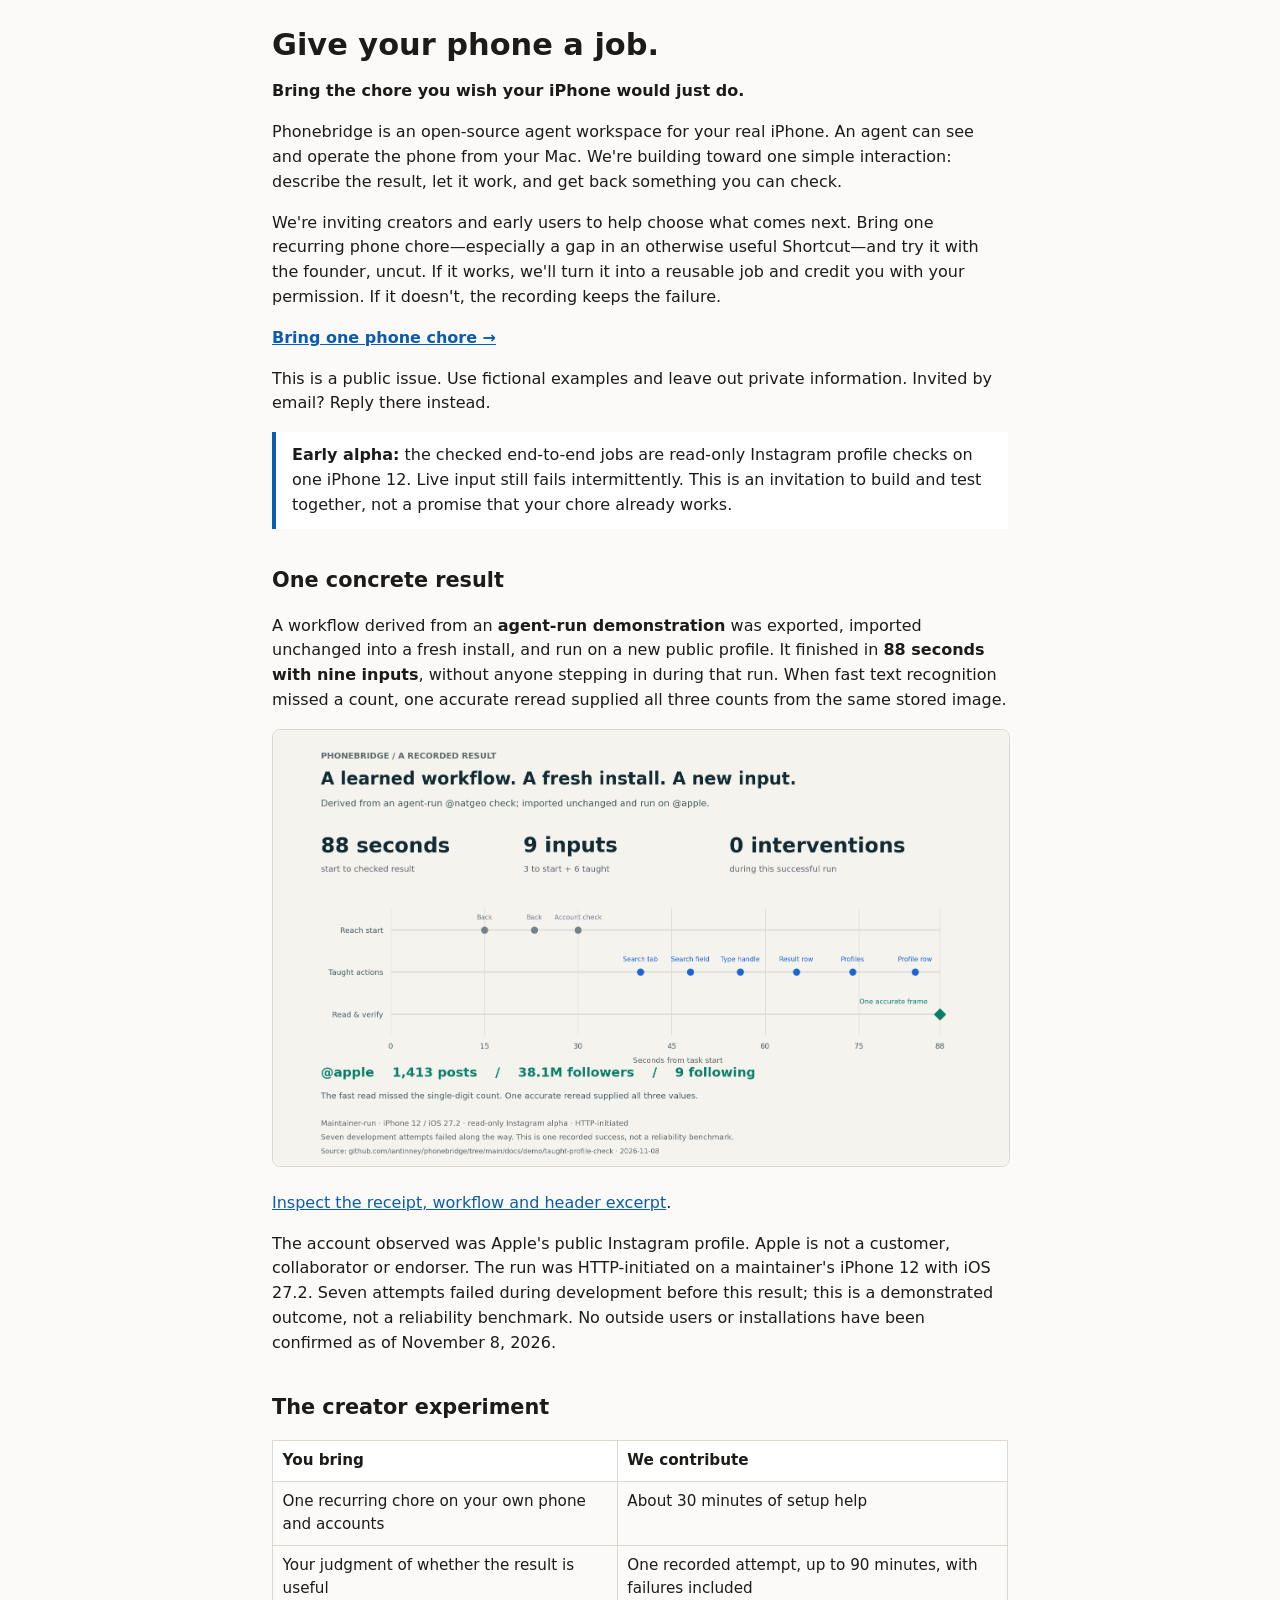
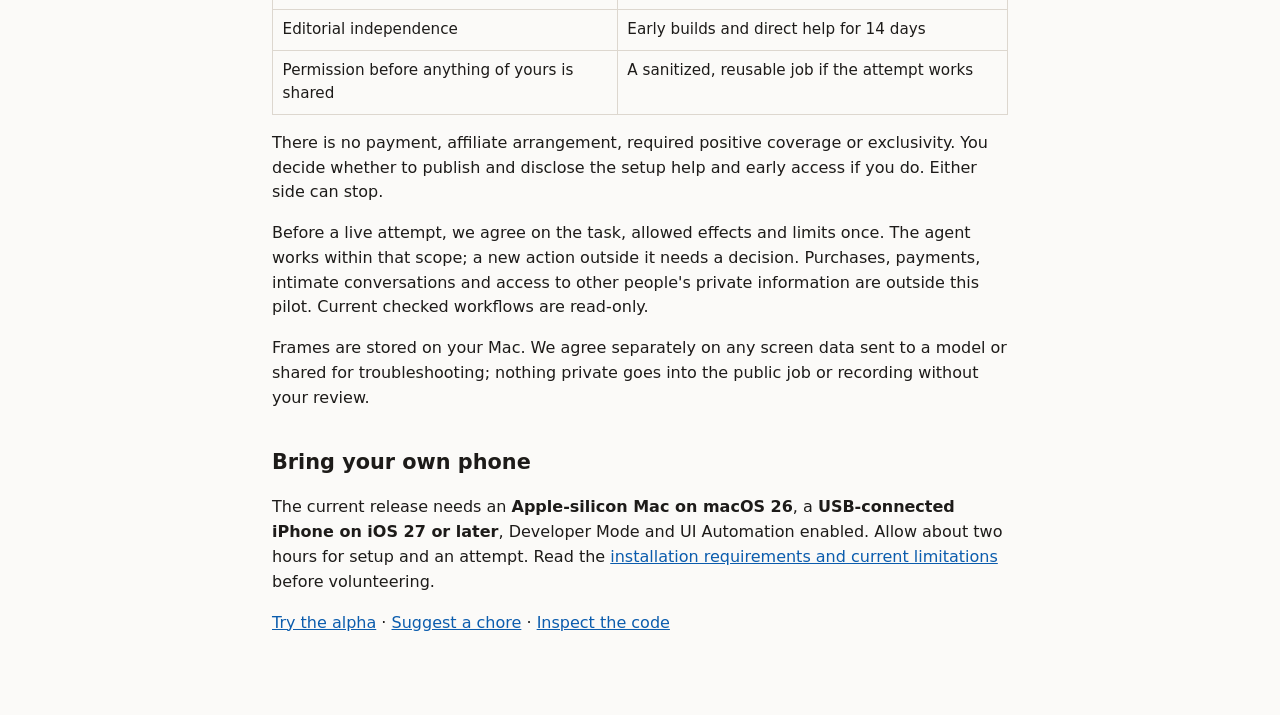
<file: docs/partners/index.html>
<!doctype html><html lang="en"><head><meta charset="utf-8"><meta name="viewport" content="width=device-width,initial-scale=1">
<title>Give your phone a job</title>
<meta name="description" content="Bring one real phone chore. An open-source alpha that operates your own iPhone from your Mac, with honest limits.">
<style>:root{color-scheme:light dark;--bg:#fbfaf8;--ink:#1d1b19;--mut:#625d57;--line:#ddd7cf;--card:#fff;--acc:#0b5cad}
@media (prefers-color-scheme:dark){:root{--bg:#171615;--ink:#efece8;--mut:#a39d95;--line:#37332f;--card:#201e1c;--acc:#7db4f0}}
body{margin:0;background:var(--bg);color:var(--ink);font:16px/1.55 system-ui,sans-serif}
main{max-width:46rem;margin:0 auto;padding:1.4rem 16px 4rem}h1{font-size:1.9rem;line-height:1.15;margin:.2em 0}h2{margin-top:2.2rem;font-size:1.3rem}
a{color:var(--acc)}blockquote{margin:1rem 0;padding:.7rem 1rem;border-left:4px solid var(--acc);background:var(--card)}
.t{overflow-x:auto}table{border-collapse:collapse;width:100%;font-size:.95rem}td,th{border:1px solid var(--line);padding:.5rem .6rem;text-align:left;vertical-align:top}th{background:var(--card)}
img{max-width:100%;height:auto;border:1px solid var(--line);border-radius:8px}hr{border:0;border-top:1px solid var(--line)}</style></head><body><main>
<h1>Give your phone a job.</h1>
<p><strong>Bring the chore you wish your iPhone would just do.</strong></p>
<p>Phonebridge is an open-source agent workspace for your real iPhone. An agent can see and operate the phone from your Mac. We're building toward one simple interaction: describe the result, let it work, and get back something you can check.</p>
<p>We're inviting creators and early users to help choose what comes next. Bring one recurring phone chore—especially a gap in an otherwise useful Shortcut—and try it with the founder, uncut. If it works, we'll turn it into a reusable job and credit you with your permission. If it doesn't, the recording keeps the failure.</p>
<p><strong><a href="https://github.com/iantinney/phonebridge/issues/new?template=phone-chore.yml">Bring one phone chore →</a></strong></p>
<p>This is a public issue. Use fictional examples and leave out private information. Invited by email? Reply there instead.</p>
<blockquote><strong>Early alpha:</strong> the checked end-to-end jobs are read-only Instagram profile checks on one iPhone 12. Live input still fails intermittently. This is an invitation to build and test together, not a promise that your chore already works.</blockquote>
<h2>One concrete result</h2>
<p>A workflow derived from an <strong>agent-run demonstration</strong> was exported, imported unchanged into a fresh install, and run on a new public profile. It finished in <strong>88 seconds with nine inputs</strong>, without anyone stepping in during that run. When fast text recognition missed a count, one accurate reread supplied all three counts from the same stored image.</p>
<p><img src="assets/proof-timeline.png" alt="The demonstrated run: start recovery, taught actions and a checked result"></p>
<p><a href="../demo/taught-profile-check/README.md">Inspect the receipt, workflow and header excerpt</a>.</p>
<p>The account observed was Apple's public Instagram profile. Apple is not a customer, collaborator or endorser. The run was HTTP-initiated on a maintainer's iPhone 12 with iOS 27.2. Seven attempts failed during development before this result; this is a demonstrated outcome, not a reliability benchmark. No outside users or installations have been confirmed as of November 8, 2026.</p>
<h2>The creator experiment</h2>
<div class="t"><table><thead><tr><th>You bring</th><th>We contribute</th></tr></thead><tbody><tr><td>One recurring chore on your own phone and accounts</td><td>About 30 minutes of setup help</td></tr><tr><td>Your judgment of whether the result is useful</td><td>One recorded attempt, up to 90 minutes, with failures included</td></tr><tr><td>Editorial independence</td><td>Early builds and direct help for 14 days</td></tr><tr><td>Permission before anything of yours is shared</td><td>A sanitized, reusable job if the attempt works</td></tr></tbody></table></div>
<p>There is no payment, affiliate arrangement, required positive coverage or exclusivity. You decide whether to publish and disclose the setup help and early access if you do. Either side can stop.</p>
<p>Before a live attempt, we agree on the task, allowed effects and limits once. The agent works within that scope; a new action outside it needs a decision. Purchases, payments, intimate conversations and access to other people's private information are outside this pilot. Current checked workflows are read-only.</p>
<p>Frames are stored on your Mac. We agree separately on any screen data sent to a model or shared for troubleshooting; nothing private goes into the public job or recording without your review.</p>
<h2>Bring your own phone</h2>
<p>The current release needs an <strong>Apple-silicon Mac on macOS 26</strong>, a <strong>USB-connected iPhone on iOS 27 or later</strong>, Developer Mode and UI Automation enabled. Allow about two hours for setup and an attempt. Read the <a href="../../README.md">installation requirements and current limitations</a> before volunteering.</p>
<p><a href="../../README.md#quick-start">Try the alpha</a> · <a href="https://github.com/iantinney/phonebridge/issues/new?template=phone-chore.yml">Suggest a chore</a> · <a href="https://github.com/iantinney/phonebridge">Inspect the code</a></p>
</main></body></html>
</file>
